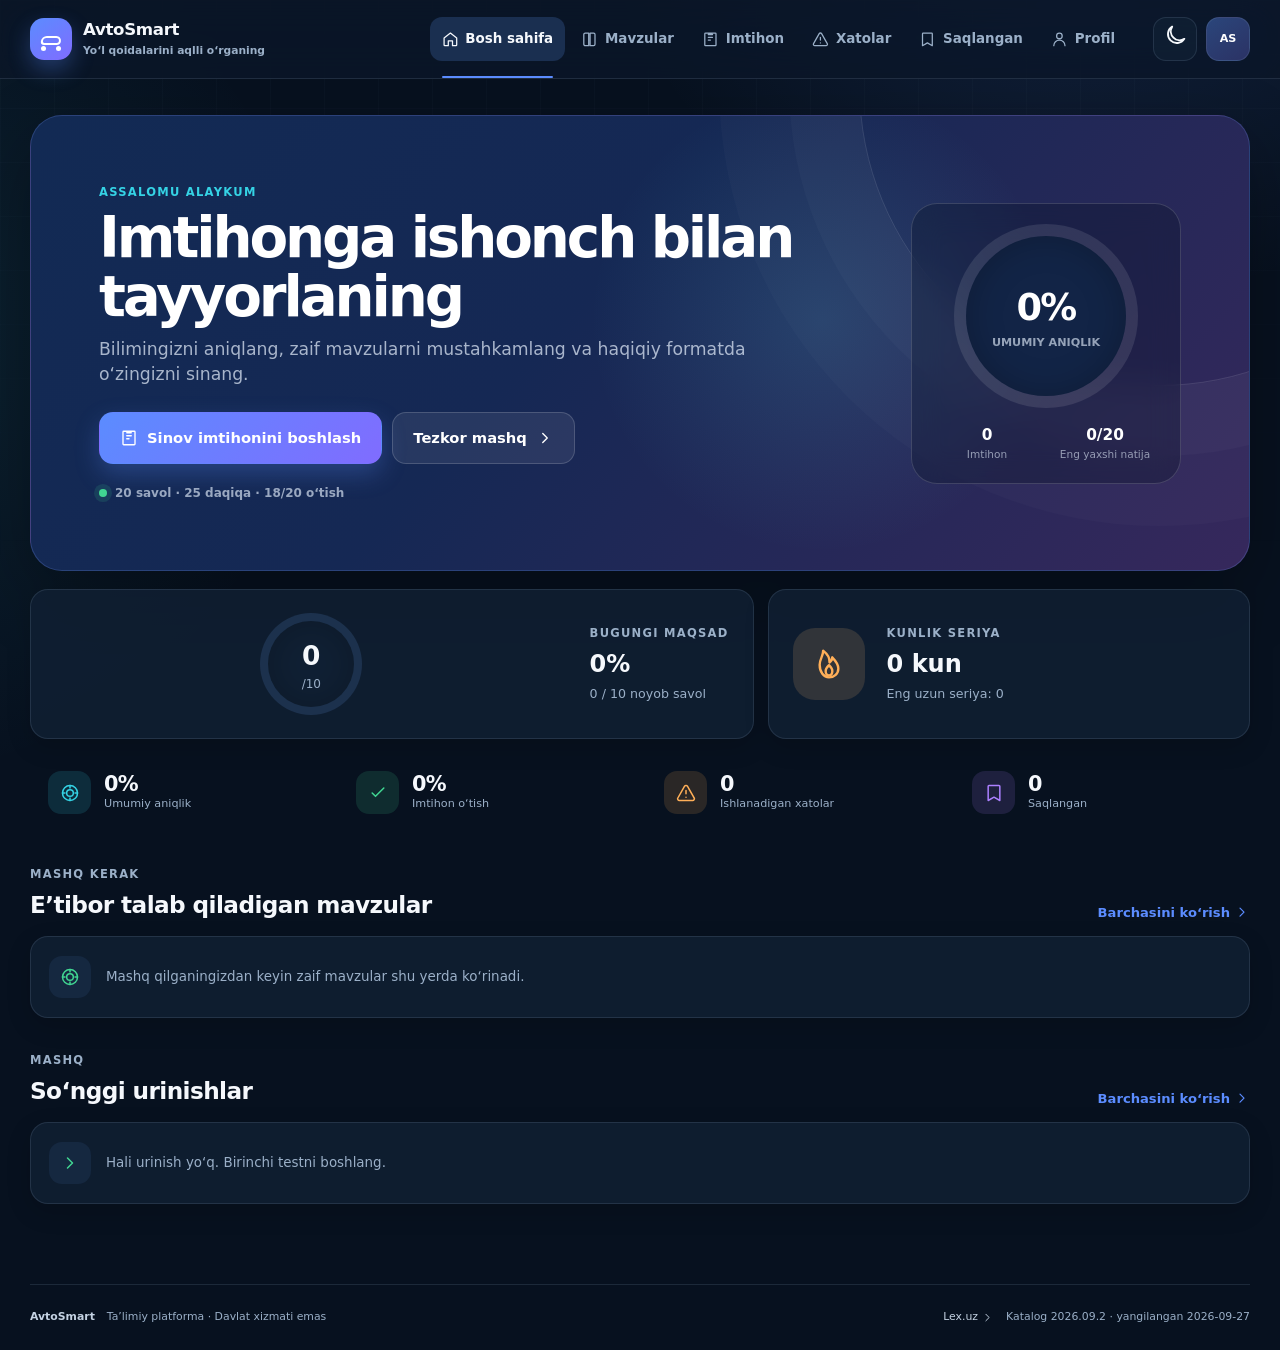
<file: index.html>
<!doctype html>
<html lang="uz-Latn" data-theme="dark">
<head>
  <meta charset="utf-8">
  <meta name="viewport" content="width=device-width, initial-scale=1, viewport-fit=cover">
  <meta name="theme-color" content="#07111f">
  <meta name="color-scheme" content="dark light">
  <meta name="description" content="AvtoSmart — O‘zbekiston yo‘l harakati qoidalarini o‘rganish, mavzular bo‘yicha mashq qilish va sinov imtihonlarini topshirish uchun zamonaviy ta’lim platformasi.">
  <meta name="application-name" content="AvtoSmart">
  <meta name="apple-mobile-web-app-capable" content="yes">
  <meta name="apple-mobile-web-app-status-bar-style" content="black-translucent">
  <meta name="apple-mobile-web-app-title" content="AvtoSmart">
  <meta property="og:type" content="website">
  <meta property="og:title" content="AvtoSmart — YHQ imtihoniga aqlli tayyorgarlik">
  <meta property="og:description" content="36 savol, 35 mavzu, sinov imtihoni, xatolar tahlili va offline mashq.">
  <meta property="og:image" content="icons/icon.svg">
  <title>AvtoSmart — YHQ imtihoniga aqlli tayyorgarlik</title>
  <link rel="canonical" href="./">
  <link rel="manifest" href="manifest.webmanifest">
  <link rel="icon" href="icons/icon.svg" type="image/svg+xml">
  <link rel="apple-touch-icon" href="icons/icon.svg">
  <link rel="stylesheet" href="css/styles.css">
</head>
<body>
  <a class="skip-link" href="#app" data-action="skip-content">Asosiy kontentga o‘tish</a>
  <header id="nav" class="nav"></header>

  <div id="connection-banner" class="offline-banner" role="status" hidden></div>
  <div id="update-banner" class="update-banner" role="status" hidden>
    <span>Yangi AvtoSmart versiyasi tayyor.</span>
    <button type="button" id="apply-update">Yangilash</button>
  </div>

  <main id="app" class="container" tabindex="-1"></main>
  <footer id="footer" class="footer"></footer>

  <div id="live-region" class="sr-only" aria-live="polite" aria-atomic="true"></div>
  <div id="toast-region" class="toast-region" aria-live="polite"></div>
  <dialog id="app-dialog" aria-labelledby="dialog-title"></dialog>

  <noscript>
    <section style="max-width:720px;margin:48px auto;padding:24px;font-family:system-ui">
      <h1>AvtoSmart</h1>
      <p>Ilovadan foydalanish uchun brauzeringizda JavaScript’ni yoqing.</p>
    </section>
  </noscript>

  <script type="module" src="js/app.js"></script>
  <script src="js/pwa.js" defer></script>
</body>
</html>
</file>
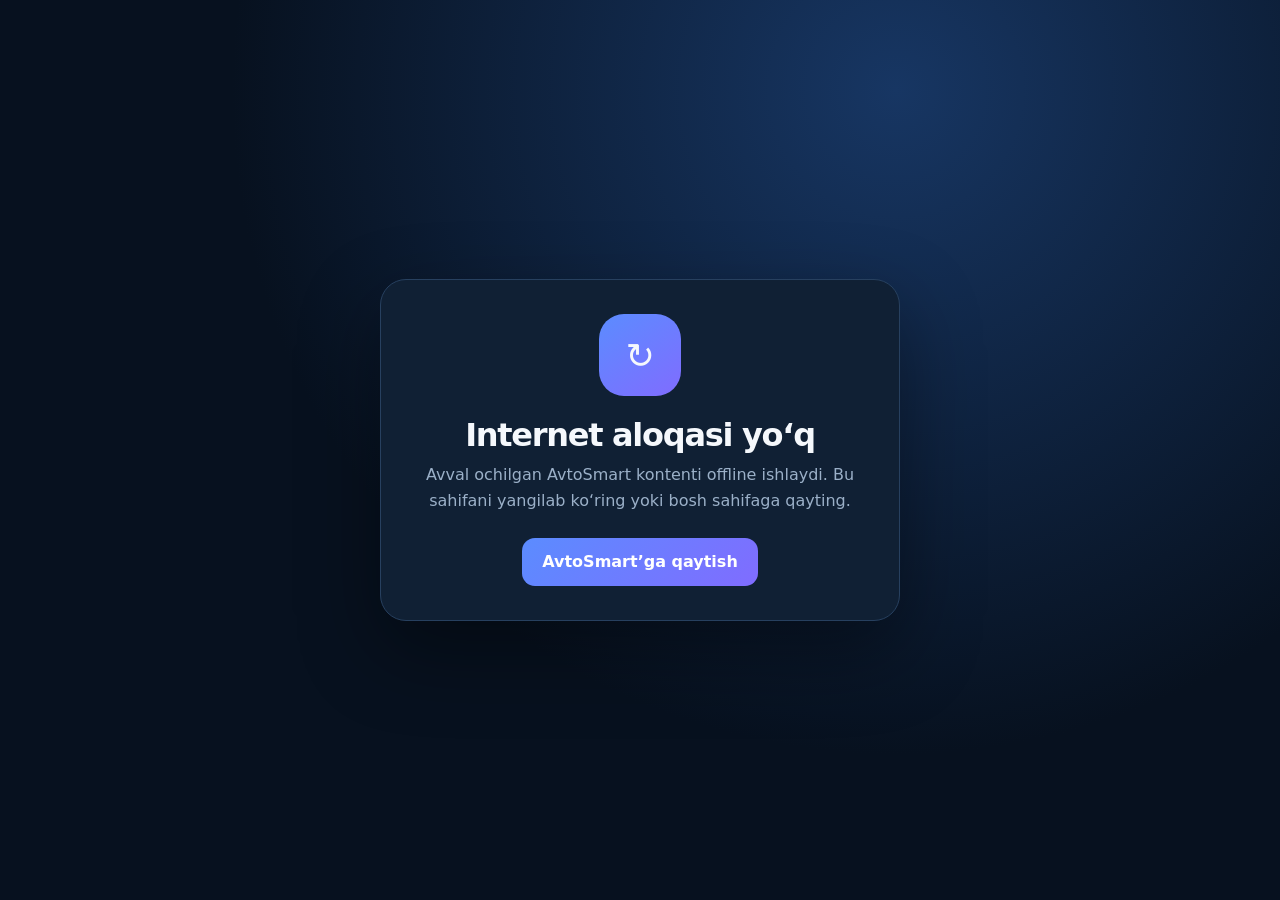
<file: offline.html>
<!doctype html>
<html lang="uz-Latn" data-theme="dark">
<head>
  <meta charset="utf-8">
  <meta name="viewport" content="width=device-width, initial-scale=1, viewport-fit=cover">
  <meta name="theme-color" content="#07111f">
  <title>AvtoSmart — Offline</title>
  <style>
    :root{color-scheme:dark;font-family:Inter,system-ui,sans-serif;background:#07111f;color:#f5f8fc}*{box-sizing:border-box}body{min-height:100dvh;margin:0;display:grid;place-items:center;padding:24px;background:radial-gradient(circle at 70% 10%,#173663,#07111f 55%)}main{width:min(520px,100%);padding:34px;border:1px solid #27405f;border-radius:26px;background:#102034;box-shadow:0 30px 80px #0006;text-align:center}.mark{width:82px;height:82px;display:grid;place-items:center;margin:auto;border-radius:25px;background:linear-gradient(145deg,#5b8cff,#806cff);font-size:2.2rem}h1{margin:20px 0 8px;font-size:2rem;letter-spacing:-.04em}p{margin:0;color:#9bb0c8;line-height:1.6}a{min-height:48px;display:inline-flex;align-items:center;justify-content:center;margin-top:24px;padding:10px 20px;border-radius:13px;background:linear-gradient(135deg,#5b8cff,#806cff);color:white;font-weight:800;text-decoration:none}</style>
</head>
<body>
  <main>
    <div class="mark" aria-hidden="true">↻</div>
    <h1 id="offline-title">Internet aloqasi yo‘q</h1>
    <p id="offline-text">Avval ochilgan AvtoSmart kontenti offline ishlaydi. Bu sahifani yangilab ko‘ring yoki bosh sahifaga qayting.</p>
    <a id="offline-link" href="./#/home">AvtoSmart’ga qaytish</a>
  </main>
  <script>
    try {
      const lang = JSON.parse(localStorage.getItem("avtosmart:v2"))?.settings?.lang || "uz";
      const copy = {
        uz: ["Internet aloqasi yo‘q", "Avval ochilgan AvtoSmart kontenti offline ishlaydi. Bu sahifani yangilab ko‘ring yoki bosh sahifaga qayting.", "AvtoSmart’ga qaytish", "uz-Latn", "AvtoSmart — Offline rejim"],
        cy: ["Интернет алоқаси йўқ", "Аввал очилган AvtoSmart контенти offline ишлайди. Саҳифани янгилаб кўринг ёки бош саҳифага қайтинг.", "AvtoSmart’га қайтиш", "uz-Cyrl", "AvtoSmart — Offline режим"],
        ru: ["Нет подключения к интернету", "Ранее открытый контент AvtoSmart доступен офлайн. Обновите страницу или вернитесь на главную.", "Вернуться в AvtoSmart", "ru", "AvtoSmart — офлайн"]
      }[lang];
      document.documentElement.lang = copy[3];
      document.title = copy[4];
      document.getElementById("offline-title").textContent = copy[0];
      document.getElementById("offline-text").textContent = copy[1];
      document.getElementById("offline-link").textContent = copy[2];
    } catch {}
  </script>
</body>
</html>
</file>
<file: css/styles.css>
/* AvtoSmart Professional — adaptive design system */
:root {
  color-scheme: dark;
  --bg: #07111f;
  --bg-elevated: #0b1728;
  --surface: rgba(16, 32, 52, .82);
  --surface-solid: #102034;
  --surface-2: #152840;
  --surface-3: #1c314d;
  --text: #f5f8fc;
  --muted: #9bb0c8;
  --muted-strong: #c4d2e2;
  --line: rgba(157, 181, 207, .15);
  --line-strong: rgba(157, 181, 207, .28);
  --brand: #5b8cff;
  --brand-2: #806cff;
  --cyan: #35d3e5;
  --green: #41d692;
  --orange: #ffaf58;
  --red: #ff6b72;
  --violet: #ac80ff;
  --shadow-sm: 0 8px 24px rgba(0, 0, 0, .16);
  --shadow: 0 24px 70px rgba(0, 0, 0, .28);
  --radius-sm: 12px;
  --radius: 18px;
  --radius-lg: 26px;
  --page: 1220px;
  --ease: cubic-bezier(.22, 1, .36, 1);
  --font: Inter, ui-sans-serif, system-ui, -apple-system, BlinkMacSystemFont, "Segoe UI", sans-serif;
}

html[data-theme="light"] {
  color-scheme: light;
  --bg: #f4f7fb;
  --bg-elevated: #ffffff;
  --surface: rgba(255, 255, 255, .88);
  --surface-solid: #ffffff;
  --surface-2: #f1f5fa;
  --surface-3: #e8eef6;
  --text: #122036;
  --muted: #61738b;
  --muted-strong: #3f536d;
  --line: rgba(51, 76, 110, .12);
  --line-strong: rgba(51, 76, 110, .22);
  --shadow-sm: 0 8px 24px rgba(49, 70, 101, .08);
  --shadow: 0 24px 70px rgba(49, 70, 101, .14);
}

*, *::before, *::after { box-sizing: border-box; }
html { min-width: 320px; scroll-behavior: smooth; }
body {
  margin: 0;
  min-height: 100dvh;
  overflow-x: hidden;
  background:
    radial-gradient(circle at 85% -15%, rgba(91, 140, 255, .18), transparent 32rem),
    radial-gradient(circle at -10% 25%, rgba(53, 211, 229, .09), transparent 28rem),
    var(--bg);
  color: var(--text);
  font-family: var(--font);
  font-size: 16px;
  line-height: 1.5;
  text-rendering: optimizeLegibility;
  -webkit-font-smoothing: antialiased;
}
body::before {
  content: "";
  position: fixed;
  inset: 0;
  z-index: -1;
  pointer-events: none;
  opacity: .22;
  background-image: linear-gradient(var(--line) 1px, transparent 1px), linear-gradient(90deg, var(--line) 1px, transparent 1px);
  background-size: 54px 54px;
  mask-image: linear-gradient(to bottom, black, transparent 70%);
}
button, input, select { font: inherit; }
button, a { -webkit-tap-highlight-color: transparent; }
button { color: inherit; }
a { color: inherit; text-decoration: none; }
svg { width: 1.25em; height: 1.25em; fill: none; stroke: currentColor; stroke-width: 1.8; stroke-linecap: round; stroke-linejoin: round; }
::selection { background: rgba(91, 140, 255, .32); }
:focus-visible { outline: 3px solid color-mix(in srgb, var(--brand) 78%, white); outline-offset: 3px; }
.hidden { display: none !important; }
.sr-only { position: absolute; width: 1px; height: 1px; padding: 0; margin: -1px; overflow: hidden; clip: rect(0, 0, 0, 0); white-space: nowrap; border: 0; }
.skip-link { position: fixed; z-index: 999; top: 12px; left: 12px; padding: 10px 16px; border-radius: 10px; transform: translateY(-150%); background: var(--brand); color: white; font-weight: 800; }
.skip-link:focus { transform: translateY(0); }

/* App shell */
.nav { position: sticky; z-index: 80; top: 0; border-bottom: 1px solid var(--line); background: color-mix(in srgb, var(--bg-elevated) 82%, transparent); backdrop-filter: blur(20px) saturate(140%); }
.nav-shell { width: min(var(--page), calc(100% - 32px)); height: 78px; margin: 0 auto; display: flex; align-items: center; gap: 26px; }
.brand { min-width: max-content; display: inline-flex; align-items: center; gap: 11px; }
.brand-mark { position: relative; width: 42px; height: 42px; overflow: hidden; border-radius: 14px; background: linear-gradient(145deg, var(--brand), var(--brand-2)); box-shadow: 0 10px 22px rgba(91, 140, 255, .3); }
.brand-mark::before { content: ""; position: absolute; width: 20px; height: 9px; left: 11px; top: 18px; border: 2px solid white; border-radius: 7px 7px 5px 5px; transform: skewX(-8deg); }
.brand-mark span { position: absolute; z-index: 1; bottom: 9px; width: 5px; height: 5px; border-radius: 50%; background: white; }
.brand-mark span:first-child { left: 11px; }
.brand-mark span:last-child { right: 11px; }
.brand-copy { display: grid; line-height: 1.1; }
.brand-copy strong { font-size: 1.04rem; letter-spacing: -.02em; }
.brand-copy small { margin-top: 5px; color: var(--muted); font-size: .67rem; font-weight: 600; }
.desktop-nav { display: flex; align-items: center; gap: 4px; margin-left: auto; }
.nav-link { position: relative; min-height: 44px; display: inline-flex; align-items: center; gap: 7px; padding: 0 12px; border-radius: 12px; color: var(--muted); font-size: .84rem; font-weight: 700; transition: .22s var(--ease); }
.nav-link:hover { color: var(--text); background: var(--surface-2); }
.nav-link.active { color: var(--text); background: color-mix(in srgb, var(--brand) 14%, var(--surface-solid)); }
.nav-link.active::after { content: ""; position: absolute; left: 12px; right: 12px; bottom: -17px; height: 2px; border-radius: 2px; background: var(--brand); }
.nav-count { min-width: 18px; height: 18px; display: grid; place-items: center; margin-left: -2px; padding: 0 4px; border-radius: 99px; background: var(--orange); color: #20160b; font-size: .62rem; }
.nav-actions { display: flex; align-items: center; gap: 9px; }
.icon-button, .avatar-button { width: 44px; height: 44px; display: inline-grid; place-items: center; flex: none; padding: 0; border: 1px solid var(--line); border-radius: 13px; background: var(--surface); cursor: pointer; transition: .2s var(--ease); }
.icon-button:hover, .avatar-button:hover { transform: translateY(-2px); border-color: var(--line-strong); background: var(--surface-2); }
.icon-button.active { color: var(--brand); border-color: color-mix(in srgb, var(--brand) 50%, var(--line)); }
.theme-toggle { font-size: 1.25rem; }
.avatar-button { background: linear-gradient(145deg, color-mix(in srgb, var(--brand) 35%, var(--surface-solid)), color-mix(in srgb, var(--brand-2) 24%, var(--surface-solid))); color: white; font-size: .7rem; font-weight: 850; }
.mobile-nav { display: none; }

.container { width: min(var(--page), calc(100% - 32px)); min-height: calc(100dvh - 170px); margin: 0 auto; padding: 36px 0 80px; }
.surface-card { border: 1px solid var(--line); background: var(--surface); box-shadow: var(--shadow-sm); backdrop-filter: blur(16px); }
.page-view, .dashboard-view { animation: page-in .45s var(--ease) both; }
.page-heading { max-width: 760px; margin-bottom: 28px; }
.page-heading h1, .hero-content h1 { margin: 7px 0 10px; font-size: clamp(2rem, 4.4vw, 3.7rem); line-height: 1.05; letter-spacing: -.055em; }
.page-heading p:last-child, .hero-content > p:last-of-type { max-width: 680px; margin: 0; color: var(--muted); font-size: clamp(.96rem, 1.6vw, 1.08rem); }
.eyebrow, .section-kicker { margin: 0; color: var(--cyan); font-size: .72rem; font-weight: 850; letter-spacing: .11em; text-transform: uppercase; }
.section-kicker { display: block; margin-bottom: 4px; color: var(--muted); }

/* Buttons and controls */
.button { min-height: 44px; display: inline-flex; align-items: center; justify-content: center; gap: 9px; padding: 10px 16px; border: 1px solid transparent; border-radius: 12px; background: transparent; color: var(--text); font-size: .86rem; font-weight: 800; cursor: pointer; transition: transform .18s var(--ease), background .18s, border-color .18s, box-shadow .18s; }
.button svg { width: 18px; height: 18px; }
.button:not(:disabled):hover { transform: translateY(-2px); }
.button:active:not(:disabled) { transform: translateY(0) scale(.98); }
.button:disabled { opacity: .42; cursor: not-allowed; }
.button-primary { background: linear-gradient(135deg, var(--brand), var(--brand-2)); color: white; box-shadow: 0 10px 24px rgba(91, 140, 255, .27); }
.button-primary:hover:not(:disabled) { box-shadow: 0 14px 28px rgba(91, 140, 255, .38); }
.button-subtle { border-color: var(--line); background: var(--surface-2); }
.button-subtle:hover:not(:disabled) { border-color: var(--line-strong); background: var(--surface-3); }
.button-glass { border-color: rgba(255, 255, 255, .16); background: rgba(255, 255, 255, .08); color: white; }
.button-danger { border-color: color-mix(in srgb, var(--red) 35%, transparent); background: color-mix(in srgb, var(--red) 12%, var(--surface-solid)); color: var(--red); }
.button-lg { min-height: 52px; padding: 13px 20px; border-radius: 14px; font-size: .92rem; }
.text-link { display: inline-flex; align-items: center; gap: 4px; color: var(--brand); font-size: .82rem; font-weight: 800; }
.text-link svg { width: 16px; transition: transform .2s var(--ease); }
.text-link:hover svg { transform: translateX(3px); }
.segmented { display: inline-flex; gap: 4px; padding: 4px; border-radius: 12px; background: var(--surface-2); }
.segmented button { min-height: 36px; padding: 6px 12px; border: 0; border-radius: 9px; background: transparent; color: var(--muted); font-size: .78rem; font-weight: 750; cursor: pointer; }
.segmented button.active { background: var(--surface-solid); color: var(--text); box-shadow: var(--shadow-sm); }
select, input[type="search"] { min-height: 44px; border: 1px solid var(--line); border-radius: 11px; background: var(--surface-2); color: var(--text); padding: 8px 12px; outline: none; }
select:focus, input[type="search"]:focus { border-color: var(--brand); box-shadow: 0 0 0 3px color-mix(in srgb, var(--brand) 18%, transparent); }

/* Dashboard */
.resume-card { display: grid; grid-template-columns: auto 1fr auto auto; align-items: center; gap: 18px; margin-bottom: 20px; padding: 18px; border-radius: var(--radius); }
.resume-icon { width: 52px; height: 52px; display: grid; place-items: center; border-radius: 16px; background: color-mix(in srgb, var(--orange) 15%, var(--surface-solid)); color: var(--orange); }
.resume-icon svg { width: 25px; height: 25px; }
.resume-copy h2 { margin: 0; font-size: 1.05rem; }
.resume-copy p { margin: 3px 0 9px; color: var(--muted); font-size: .82rem; }
.resume-time { display: grid; text-align: right; }
.resume-time small { color: var(--muted); font-size: .67rem; }
.resume-time strong { font-size: 1.16rem; font-variant-numeric: tabular-nums; }
.resume-actions { display: flex; gap: 8px; }
.hero-panel { position: relative; min-height: 440px; overflow: hidden; display: grid; grid-template-columns: 1.35fr .65fr; align-items: center; gap: 42px; padding: clamp(28px, 6vw, 68px); border: 1px solid rgba(122, 157, 255, .22); border-radius: 32px; background: linear-gradient(132deg, #122a54 0%, #152854 44%, #36285c 100%); box-shadow: var(--shadow); color: white; }
.hero-panel::before { content: ""; position: absolute; width: 600px; height: 600px; right: -210px; top: -330px; border: 1px solid rgba(255,255,255,.12); border-radius: 50%; box-shadow: 0 0 0 70px rgba(255,255,255,.025), 0 0 0 140px rgba(255,255,255,.018); }
.hero-panel::after { content: ""; position: absolute; inset: 0; pointer-events: none; background: radial-gradient(circle at 65% 45%, rgba(89, 211, 232, .15), transparent 28%); }
.hero-content, .readiness-card { position: relative; z-index: 1; }
.hero-content h1 { max-width: 700px; }
.hero-content > p:last-of-type { color: rgba(226, 236, 250, .72); }
.hero-actions { display: flex; flex-wrap: wrap; gap: 10px; margin-top: 24px; }
.hero-meta { display: flex; align-items: center; gap: 8px; margin-top: 20px; color: rgba(226, 236, 250, .65); font-size: .75rem; font-weight: 650; }
.status-dot { width: 8px; height: 8px; border-radius: 50%; background: var(--green); box-shadow: 0 0 0 5px rgba(65, 214, 146, .13); }
.readiness-card { width: min(100%, 270px); justify-self: end; padding: 20px; border: 1px solid rgba(255,255,255,.15); border-radius: 26px; background: rgba(6, 15, 31, .28); backdrop-filter: blur(15px); }
.readiness-ring, .goal-ring { --value: calc(var(--progress) * 1%); position: relative; width: 184px; aspect-ratio: 1; display: grid; place-items: center; margin: auto; border-radius: 50%; background: conic-gradient(var(--cyan) var(--value), rgba(255,255,255,.1) 0); }
.readiness-ring::before, .goal-ring::before { content: ""; position: absolute; inset: 12px; border-radius: 50%; background: #122446; box-shadow: inset 0 0 35px rgba(0,0,0,.22); }
.readiness-ring div, .goal-ring div { position: relative; z-index: 1; display: grid; text-align: center; }
.readiness-ring strong { font-size: 2.3rem; letter-spacing: -.05em; }
.readiness-ring span { color: rgba(226,236,250,.64); font-size: .7rem; font-weight: 750; text-transform: uppercase; }
.readiness-mini { display: grid; grid-template-columns: 1fr 1fr; gap: 8px; margin-top: 16px; }
.readiness-mini span { display: grid; text-align: center; color: rgba(226,236,250,.6); font-size: .66rem; }
.readiness-mini b { color: white; font-size: .96rem; }
.dashboard-grid { display: grid; grid-template-columns: 1.2fr .8fr; gap: 14px; margin-top: 18px; }
.goal-card, .streak-card { min-height: 150px; display: flex; align-items: center; gap: 22px; padding: 20px 24px; border-radius: var(--radius); }
.goal-ring { width: 102px; flex: none; background: conic-gradient(var(--brand) var(--value), var(--surface-3) 0); }
.goal-ring::before { inset: 8px; background: var(--surface-solid); }
.goal-ring strong { font-size: 1.65rem; }
.goal-ring span { color: var(--muted); font-size: .75rem; }
.goal-card h2, .streak-card h2 { margin: 0; font-size: 1.5rem; }
.goal-card p, .streak-card p { margin: 3px 0 0; color: var(--muted); font-size: .79rem; }
.streak-flame { width: 72px; height: 72px; display: grid; place-items: center; border-radius: 22px; background: color-mix(in srgb, var(--orange) 14%, var(--surface-solid)); font-size: 2.2rem; }
.metrics-grid { display: grid; grid-template-columns: repeat(4, 1fr); gap: 12px; margin-top: 14px; }
.metric-card { display: flex; align-items: center; gap: 13px; padding: 18px; border-radius: var(--radius); }
.metric-icon { width: 43px; height: 43px; display: grid; place-items: center; flex: none; border-radius: 13px; font-size: 1.18rem; font-weight: 850; }
.metric-card div:last-child { min-width: 0; display: grid; }
.metric-card strong { font-size: 1.3rem; line-height: 1.15; letter-spacing: -.03em; }
.metric-card span { overflow: hidden; color: var(--muted); font-size: .7rem; white-space: nowrap; text-overflow: ellipsis; }
.tone-cyan .metric-icon { background: color-mix(in srgb, var(--cyan) 14%, transparent); color: var(--cyan); }
.tone-green .metric-icon { background: color-mix(in srgb, var(--green) 14%, transparent); color: var(--green); }
.tone-orange .metric-icon { background: color-mix(in srgb, var(--orange) 14%, transparent); color: var(--orange); }
.tone-violet .metric-icon { background: color-mix(in srgb, var(--violet) 14%, transparent); color: var(--violet); }
.section-block { margin-top: 34px; }
.section-title-row { display: flex; align-items: end; justify-content: space-between; gap: 20px; margin-bottom: 14px; }
.section-title-row h2 { margin: 0; font-size: clamp(1.15rem, 2vw, 1.45rem); letter-spacing: -.025em; }
.weak-topic-grid { display: grid; grid-template-columns: repeat(3, 1fr); gap: 12px; }
.topic-progress-card { display: grid; grid-template-columns: auto minmax(0, 1fr) auto auto; align-items: center; gap: 12px; width: 100%; padding: 16px; border-radius: var(--radius); color: inherit; text-align: left; cursor: pointer; transition: .2s var(--ease); }
.topic-progress-card:hover { transform: translateY(-3px); border-color: var(--line-strong); }
.topic-symbol { width: 44px; height: 44px; display: grid; place-items: center; flex: none; border-radius: 14px; background: var(--surface-2); font-size: 1.25rem; }
.topic-progress-copy { min-width: 0; display: grid; gap: 3px; }
.topic-progress-copy strong { overflow: hidden; font-size: .84rem; white-space: nowrap; text-overflow: ellipsis; }
.topic-progress-copy small { color: var(--muted); font-size: .68rem; }
.topic-progress-card > b { font-size: .84rem; }
.inline-progress { height: 5px; overflow: hidden; display: block; border-radius: 99px; background: var(--surface-3); }
.inline-progress > span, .inline-progress > i { display: block; height: 100%; border-radius: inherit; background: linear-gradient(90deg, var(--brand), var(--cyan)); }
.inline-progress.large { height: 7px; }
.empty-inline { min-height: 82px; display: flex; align-items: center; gap: 15px; padding: 18px; border-radius: var(--radius); color: var(--muted); }
.empty-inline > span { width: 42px; height: 42px; display: grid; place-items: center; border-radius: 13px; background: var(--surface-2); color: var(--green); font-size: 1.2rem; }
.empty-inline p { margin: 0; font-size: .84rem; }
.attempt-list { display: grid; gap: 8px; }
.attempt-row { min-height: 70px; display: grid; grid-template-columns: auto minmax(0,1fr) auto auto auto; align-items: center; gap: 13px; padding: 12px 15px; border-radius: 15px; transition: .18s var(--ease); }
.attempt-row:hover { transform: translateX(3px); border-color: var(--line-strong); }
.attempt-status { width: 38px; height: 38px; display: grid; place-items: center; border-radius: 12px; font-weight: 900; }
.attempt-status.pass { color: var(--green); background: color-mix(in srgb, var(--green) 13%, transparent); }
.attempt-status.fail { color: var(--red); background: color-mix(in srgb, var(--red) 13%, transparent); }
.attempt-status.practice { color: var(--cyan); background: color-mix(in srgb, var(--cyan) 13%, transparent); }
.attempt-row > span:nth-child(2) { min-width: 0; display: grid; }
.attempt-row strong { font-size: .84rem; }
.attempt-row small { color: var(--muted); font-size: .68rem; }
.attempt-row > b { font-size: .92rem; }
.result-chip { display: inline-flex; align-items: center; justify-content: center; min-height: 25px; padding: 3px 9px; border-radius: 99px; font-size: .66rem; font-weight: 800; }
.result-chip.pass { color: var(--green); background: color-mix(in srgb, var(--green) 12%, transparent); }
.result-chip.fail { color: var(--red); background: color-mix(in srgb, var(--red) 12%, transparent); }
.result-chip.practice { color: var(--cyan); background: color-mix(in srgb, var(--cyan) 12%, transparent); }

/* Topics and collections */
.topic-toolbar { display: flex; align-items: center; justify-content: space-between; gap: 14px; margin-bottom: 18px; padding: 10px; border-radius: 16px; }
.search-field { position: relative; width: min(420px, 100%); display: flex; align-items: center; }
.search-field > span:first-child { position: absolute; left: 14px; z-index: 1; color: var(--muted); font-size: 1.2rem; }
.search-field input { width: 100%; padding-left: 40px; border-color: transparent; background: transparent; }
.topic-catalog { display: grid; grid-template-columns: repeat(4, 1fr); gap: 12px; }
.topic-card { display: flex; flex-direction: column; min-height: 260px; padding: 18px; border-radius: var(--radius); animation: card-in .45s var(--ease) both; animation-delay: var(--delay); }
.topic-card:hover { border-color: var(--line-strong); box-shadow: var(--shadow); }
.topic-card-top { display: flex; align-items: center; justify-content: space-between; }
.topic-number { color: var(--muted); font-size: .7rem; font-weight: 800; letter-spacing: .09em; }
.topic-card h2 { margin: 18px 0 4px; font-size: .98rem; line-height: 1.3; }
.topic-card p { margin: 0; color: var(--muted); font-size: .7rem; }
.mastery-row { display: flex; justify-content: space-between; margin: auto 0 6px; color: var(--muted); font-size: .7rem; }
.mastery-row b { color: var(--text); }
.topic-card .button { width: 100%; margin-top: 14px; }
.collection-summary { display: flex; align-items: center; justify-content: space-between; gap: 20px; margin-bottom: 18px; padding: 18px 22px; border-radius: var(--radius); }
.collection-summary > div { display: flex; align-items: baseline; gap: 8px; }
.collection-summary strong { font-size: 1.9rem; }
.collection-summary span { color: var(--muted); font-size: .76rem; }
.question-library { display: grid; gap: 9px; }
.library-item { display: grid; grid-template-columns: auto minmax(0,1fr) auto; align-items: center; gap: 15px; padding: 16px; border-radius: 16px; }
.library-index { color: var(--muted); font-size: .72rem; font-weight: 800; }
.library-item > div { min-width: 0; }
.library-item h2 { margin: 7px 0 3px; font-size: .9rem; line-height: 1.4; }
.library-item small { color: var(--muted); font-size: .67rem; text-transform: capitalize; }
.topic-pill { display: inline-flex; align-items: center; max-width: 100%; padding: 4px 9px; border: 1px solid var(--line); border-radius: 99px; background: var(--surface-2); color: var(--muted-strong); font-size: .66rem; font-weight: 720; }
.empty-state { min-height: 360px; display: flex; flex-direction: column; align-items: center; justify-content: center; gap: 12px; padding: 32px; border-radius: var(--radius-lg); text-align: center; }
.empty-state > span { width: 78px; height: 78px; display: grid; place-items: center; border-radius: 25px; background: var(--surface-2); color: var(--green); font-size: 2rem; }
.empty-state h2 { max-width: 520px; margin: 8px 0 0; }
.empty-state p { max-width: 500px; margin: 0; color: var(--muted); }
.empty-state .button { margin-top: 8px; }

/* Exam and practice workspace */
.session-view { width: min(1340px, 100%); margin: 0 auto; }
.session-topbar { display: flex; align-items: center; justify-content: space-between; gap: 20px; margin-bottom: 16px; }
.session-topbar > div:first-child { display: flex; align-items: center; gap: 12px; }
.session-topbar h1 { margin: 0; font-size: 1.25rem; letter-spacing: -.025em; }
.mode-badge { display: inline-flex; min-height: 28px; align-items: center; padding: 4px 10px; border-radius: 99px; color: var(--cyan); background: color-mix(in srgb, var(--cyan) 12%, transparent); font-size: .65rem; font-weight: 850; text-transform: uppercase; letter-spacing: .06em; }
.mode-badge.exam { color: var(--orange); background: color-mix(in srgb, var(--orange) 12%, transparent); }
.session-top-actions { display: flex; align-items: center; gap: 9px; }
.timer-block { min-width: 128px; height: 50px; display: flex; align-items: center; justify-content: center; gap: 9px; padding: 7px 13px; border: 1px solid var(--line); border-radius: 14px; background: var(--surface); }
.timer-block svg { color: var(--orange); }
.timer-block span { display: grid; line-height: 1.05; }
.timer-block small { color: var(--muted); font-size: .58rem; }
.timer-block strong { margin-top: 3px; font-size: 1rem; font-variant-numeric: tabular-nums; }
.timer-block.urgent { color: var(--red); border-color: color-mix(in srgb, var(--red) 40%, var(--line)); animation: timer-pulse 1.2s infinite; }
.session-progress-row { min-height: 48px; display: grid; grid-template-columns: auto minmax(160px, 1fr) auto; align-items: center; gap: 18px; margin-bottom: 14px; color: var(--muted); font-size: .72rem; }
.session-progress-row > span:first-child { color: var(--muted-strong); font-weight: 800; }
.session-progress-row progress { width: 100%; height: 7px; overflow: hidden; border: 0; border-radius: 99px; background: var(--surface-3); }
progress::-webkit-progress-bar { background: var(--surface-3); border-radius: 99px; }
progress::-webkit-progress-value { background: linear-gradient(90deg, var(--brand), var(--cyan)); border-radius: 99px; }
progress::-moz-progress-bar { background: linear-gradient(90deg, var(--brand), var(--cyan)); border-radius: 99px; }
.session-progress-row > div { display: flex; gap: 6px; }
.session-progress-row > div b:not(:first-child) { margin-left: 8px; }
.exam-layout { display: grid; grid-template-columns: minmax(0, 1fr) 270px; align-items: start; gap: 14px; }
.question-panel { min-height: 600px; display: flex; flex-direction: column; padding: clamp(20px, 4vw, 40px); border-radius: var(--radius-lg); }
.question-context { display: flex; align-items: center; justify-content: space-between; gap: 12px; }
.question-tools { display: flex; gap: 7px; }
.tool-button { min-height: 38px; display: inline-flex; align-items: center; gap: 6px; padding: 6px 10px; border: 1px solid var(--line); border-radius: 10px; background: var(--surface-2); color: var(--muted); font-size: .68rem; font-weight: 750; cursor: pointer; }
.tool-button svg { width: 15px; }
.tool-button.active.flag { color: var(--orange); border-color: color-mix(in srgb, var(--orange) 35%, var(--line)); }
.tool-button.active.bookmark { color: var(--violet); border-color: color-mix(in srgb, var(--violet) 35%, var(--line)); }
.question-fieldset { min-width: 0; margin: 28px 0 0; padding: 0; border: 0; }
.question-fieldset legend { max-width: 850px; padding: 0; font-size: clamp(1.25rem, 2.4vw, 1.75rem); font-weight: 780; line-height: 1.35; letter-spacing: -.026em; }
.answer-instruction { margin: 10px 0 18px; color: var(--muted); font-size: .76rem; }
.choice-list { display: grid; gap: 10px; }
.choice-card { position: relative; min-height: 66px; display: grid; grid-template-columns: auto minmax(0,1fr) auto; align-items: center; gap: 14px; padding: 11px 15px; border: 1px solid var(--line); border-radius: 15px; background: var(--surface-2); cursor: pointer; transition: .18s var(--ease); }
.choice-card:hover { transform: translateX(3px); border-color: color-mix(in srgb, var(--brand) 50%, var(--line)); }
.choice-card:has(input:focus-visible), .choice-card:focus-visible { outline: 3px solid color-mix(in srgb, var(--brand) 70%, white); outline-offset: 2px; }
.choice-card input { position: absolute; opacity: 0; pointer-events: none; }
.choice-key { width: 38px; height: 38px; display: grid; place-items: center; border: 1px solid var(--line); border-radius: 11px; background: var(--surface-solid); color: var(--muted-strong); font-size: .78rem; font-weight: 850; }
.choice-text { font-size: .88rem; font-weight: 630; line-height: 1.4; }
.choice-state { width: 28px; height: 28px; display: grid; place-items: center; }
.choice-card.selected { border-color: var(--brand); background: color-mix(in srgb, var(--brand) 10%, var(--surface-2)); box-shadow: 0 0 0 2px color-mix(in srgb, var(--brand) 10%, transparent); }
.choice-card.selected .choice-key { border-color: var(--brand); background: var(--brand); color: white; }
.choice-card.correct { border-color: var(--green); background: color-mix(in srgb, var(--green) 10%, var(--surface-2)); }
.choice-card.correct .choice-key { border-color: var(--green); background: var(--green); color: #07170f; }
.choice-card.correct .choice-state { color: var(--green); }
.choice-card.wrong { border-color: var(--red); background: color-mix(in srgb, var(--red) 9%, var(--surface-2)); }
.choice-card.wrong .choice-key { border-color: var(--red); background: var(--red); color: #26070a; }
.choice-card.wrong .choice-state { color: var(--red); }
.strict-note { display: flex; gap: 10px; margin-top: auto; padding: 14px; border-radius: 12px; background: color-mix(in srgb, var(--orange) 7%, var(--surface-2)); color: var(--muted); font-size: .73rem; }
.strict-note > span { color: var(--orange); }
.strict-note p { margin: 0; }
.answer-feedback { display: grid; grid-template-columns: auto 1fr; gap: 15px; margin-top: 20px; padding: 17px; border: 1px solid; border-radius: 16px; animation: feedback-in .35s var(--ease); }
.answer-feedback.correct { border-color: color-mix(in srgb, var(--green) 35%, var(--line)); background: color-mix(in srgb, var(--green) 8%, var(--surface-2)); }
.answer-feedback.wrong { border-color: color-mix(in srgb, var(--red) 35%, var(--line)); background: color-mix(in srgb, var(--red) 7%, var(--surface-2)); }
.feedback-icon { width: 38px; height: 38px; display: grid; place-items: center; border-radius: 12px; }
.correct .feedback-icon { color: var(--green); background: color-mix(in srgb, var(--green) 14%, transparent); }
.wrong .feedback-icon { color: var(--red); background: color-mix(in srgb, var(--red) 14%, transparent); }
.feedback-copy h2 { margin: 0 0 5px; font-size: 1rem; }
.feedback-copy p { margin: 0; color: var(--muted-strong); font-size: .78rem; }
.source-line { display: flex; justify-content: space-between; gap: 12px; margin-top: 10px; color: var(--muted); font-size: .68rem; }
.source-line a { color: var(--brand); font-weight: 750; }
.navigator-panel { position: sticky; top: 94px; padding: 17px; border-radius: var(--radius); }
.navigator-heading { display: flex; align-items: center; justify-content: space-between; margin-bottom: 13px; }
.navigator-heading h2 { margin: 0; font-size: .84rem; }
.navigator-heading span { color: var(--muted); font-size: .72rem; }
.question-palette { display: grid; grid-template-columns: repeat(5, 1fr); gap: 7px; }
.palette-item { position: relative; aspect-ratio: 1; min-width: 0; border: 1px solid var(--line); border-radius: 9px; background: var(--surface-2); color: var(--muted); font-size: .71rem; font-weight: 800; cursor: pointer; }
.palette-item:hover { border-color: var(--brand); color: var(--text); }
.palette-item.answered { border-color: color-mix(in srgb, var(--brand) 35%, var(--line)); background: color-mix(in srgb, var(--brand) 14%, var(--surface-2)); color: var(--text); }
.palette-item.current { outline: 2px solid var(--brand); outline-offset: 2px; }
.palette-item.flagged::after, .palette-item > span { content: ""; position: absolute; top: -2px; right: -2px; width: 7px; height: 7px; border-radius: 50%; background: var(--orange); }
.navigator-legend { display: grid; gap: 7px; margin-top: 15px; color: var(--muted); font-size: .64rem; }
.navigator-legend span { display: flex; align-items: center; gap: 7px; }
.navigator-legend i { width: 10px; height: 10px; border: 1px solid var(--line); border-radius: 3px; background: var(--surface-2); }
.navigator-legend i.answered { border-color: var(--brand); background: color-mix(in srgb, var(--brand) 35%, transparent); }
.navigator-legend i.flagged { border-color: var(--orange); background: var(--orange); }
.keyboard-hint { margin: 15px 0 0; padding-top: 13px; border-top: 1px solid var(--line); color: var(--muted); font-size: .6rem; line-height: 1.5; }
.session-actions { position: sticky; z-index: 30; bottom: 10px; width: calc(100% - 284px); display: grid; grid-template-columns: 1fr auto 1fr; align-items: center; gap: 12px; margin-top: 13px; padding: 10px; border: 1px solid var(--line); border-radius: 16px; background: color-mix(in srgb, var(--bg-elevated) 82%, transparent); box-shadow: var(--shadow); backdrop-filter: blur(20px); }
.session-actions .button:first-child { justify-self: start; }
.session-actions .button:last-child { justify-self: end; }
.session-actions > span { color: var(--muted); font-size: .72rem; font-weight: 750; }

/* Result */
.result-hero { display: grid; grid-template-columns: auto 1fr auto; align-items: center; gap: 28px; padding: 28px; border-radius: var(--radius-lg); }
.result-hero.pass { border-color: color-mix(in srgb, var(--green) 35%, var(--line)); }
.result-hero.fail { border-color: color-mix(in srgb, var(--red) 35%, var(--line)); }
.result-orbit { --ring: var(--cyan); width: 142px; aspect-ratio: 1; display: grid; place-items: center; align-content: center; border-radius: 50%; background: radial-gradient(circle at center, var(--surface-solid) 55%, transparent 56%), conic-gradient(var(--ring) calc(var(--score, 72) * 1%), var(--surface-3) 0); box-shadow: inset 0 0 0 1px var(--line); }
.result-hero.pass .result-orbit { --ring: var(--green); }
.result-hero.fail .result-orbit { --ring: var(--red); }
.result-orbit strong { font-size: 2rem; letter-spacing: -.05em; }
.result-orbit span { color: var(--muted); font-size: .65rem; }
.result-summary h2 { margin: 8px 0 0; font-size: 2.3rem; line-height: 1; }
.result-summary h2 small { color: var(--muted); font-size: 1rem; }
.result-summary p { margin: 6px 0 0; color: var(--muted); font-size: .76rem; }
.result-metrics { display: flex; border-left: 1px solid var(--line); }
.result-metrics span { min-width: 90px; display: grid; padding: 8px 18px; text-align: center; }
.result-metrics small { color: var(--muted); font-size: .62rem; }
.result-metrics b { margin-top: 3px; font-size: 1.1rem; }
.result-actions { grid-column: 1 / -1; display: flex; flex-wrap: wrap; justify-content: flex-end; gap: 8px; padding-top: 18px; border-top: 1px solid var(--line); }
.review-section { margin-top: 34px; }
.review-filter { margin-bottom: 13px; overflow-x: auto; }
.review-filter b { margin-left: 3px; }
.review-list { display: grid; gap: 9px; }
.review-item { overflow: hidden; border-radius: 16px; }
.review-item summary { min-height: 78px; display: grid; grid-template-columns: auto minmax(0,1fr) auto; align-items: center; gap: 13px; padding: 14px 16px; cursor: pointer; list-style: none; }
.review-item summary::-webkit-details-marker { display: none; }
.review-number { width: 36px; height: 36px; display: grid; place-items: center; border-radius: 11px; background: var(--surface-2); color: var(--muted); font-size: .72rem; font-weight: 850; }
.review-item summary > span:nth-child(2) { min-width: 0; display: grid; }
.review-item summary small { color: var(--muted); font-size: .63rem; }
.review-item summary strong { overflow: hidden; margin-top: 3px; font-size: .82rem; white-space: nowrap; text-overflow: ellipsis; }
.review-state { width: 34px; height: 34px; display: grid; place-items: center; border-radius: 11px; }
.review-item.correct .review-state { color: var(--green); background: color-mix(in srgb, var(--green) 12%, transparent); }
.review-item.wrong .review-state { color: var(--red); background: color-mix(in srgb, var(--red) 12%, transparent); }
.review-item.unanswered .review-state { color: var(--orange); background: color-mix(in srgb, var(--orange) 12%, transparent); }
.review-detail { padding: 0 16px 18px 65px; border-top: 1px solid var(--line); }
.answer-comparison { display: grid; grid-template-columns: 1fr 1fr; gap: 10px; padding-top: 15px; }
.answer-comparison > div { padding: 12px; border-radius: 12px; background: var(--surface-2); }
.answer-comparison > div.correct { border-left: 3px solid var(--green); }
.answer-comparison > div.wrong { border-left: 3px solid var(--red); }
.answer-comparison small { color: var(--muted); font-size: .62rem; }
.answer-comparison p { margin: 4px 0 0; font-size: .78rem; }
.review-explanation { color: var(--muted-strong); font-size: .76rem; }

/* Profile */
.profile-overview { display: grid; grid-template-columns: 1fr 160px 160px; gap: 12px; }
.profile-identity { display: flex; align-items: center; gap: 18px; padding: 20px; border-radius: var(--radius); }
.large-avatar { width: 62px; height: 62px; display: grid; place-items: center; flex: none; border-radius: 20px; background: linear-gradient(145deg, var(--brand), var(--brand-2)); color: white; font-size: 1rem; font-weight: 900; box-shadow: 0 10px 25px rgba(91,140,255,.27); }
.profile-identity h2 { margin: 0; font-size: 1.02rem; }
.profile-identity p { margin: 4px 0 0; color: var(--muted); font-size: .7rem; }
.profile-stat { display: grid; place-items: center; align-content: center; padding: 16px; border-radius: var(--radius); text-align: center; }
.profile-stat > span { font-size: 1.35rem; }
.profile-stat strong { font-size: 1.55rem; }
.profile-stat small { color: var(--muted); font-size: .67rem; }
.activity-card { margin-top: 14px; padding: 20px; border-radius: var(--radius); }
.activity-card .section-title-row > strong { color: var(--brand); }
.activity-grid { display: grid; grid-template-columns: repeat(14, 1fr); gap: 7px; }
.activity-day { aspect-ratio: 1; min-height: 12px; border: 1px solid var(--line); border-radius: 4px; background: var(--surface-2); }
.activity-day.level-1 { background: color-mix(in srgb, var(--brand) 25%, var(--surface-2)); }
.activity-day.level-2 { background: color-mix(in srgb, var(--brand) 45%, var(--surface-2)); }
.activity-day.level-3 { background: color-mix(in srgb, var(--brand) 70%, var(--surface-2)); }
.activity-day.level-4 { background: var(--brand); }
.settings-grid { display: grid; grid-template-columns: 1.4fr .6fr; gap: 14px; margin-top: 14px; }
.settings-card { padding: 20px; border-radius: var(--radius); }
.settings-heading { display: flex; align-items: center; gap: 11px; margin-bottom: 15px; }
.settings-heading > span { width: 42px; height: 42px; display: grid; place-items: center; border-radius: 13px; background: var(--surface-2); color: var(--brand); font-weight: 900; }
.settings-heading h2 { margin: 0; font-size: 1rem; }
.setting-row { min-height: 62px; display: flex; align-items: center; justify-content: space-between; gap: 20px; border-top: 1px solid var(--line); cursor: pointer; }
.setting-row > span { display: grid; }
.setting-row strong { font-size: .8rem; }
.setting-row small { color: var(--muted); font-size: .65rem; }
.setting-row select { min-width: 130px; }
.switch { appearance: none; width: 44px; height: 25px; padding: 3px; border-radius: 99px; background: var(--surface-3); cursor: pointer; transition: .2s; }
.switch::before { content: ""; display: block; width: 19px; height: 19px; border-radius: 50%; background: white; box-shadow: 0 2px 6px rgba(0,0,0,.22); transition: .2s var(--ease); }
.switch:checked { background: var(--brand); }
.switch:checked::before { transform: translateX(19px); }
.data-card { display: flex; flex-direction: column; }
.data-card p { color: var(--muted); font-size: .77rem; }
.data-card .button { width: 100%; margin-top: 8px; }
.data-card .button-danger { margin-top: auto; }

/* Footer, dialog, toasts */
.footer { width: min(var(--page), calc(100% - 32px)); display: flex; justify-content: space-between; gap: 20px; margin: 0 auto; padding: 24px 0 calc(24px + env(safe-area-inset-bottom)); border-top: 1px solid var(--line); color: var(--muted); font-size: .68rem; }
.footer > div { display: flex; gap: 12px; }
.footer strong, .footer a { color: var(--muted-strong); }
dialog { width: min(460px, calc(100% - 28px)); padding: 0; border: 0; border-radius: 24px; background: var(--surface-solid); color: var(--text); box-shadow: 0 30px 100px rgba(0,0,0,.48); }
dialog::backdrop { background: rgba(2, 8, 18, .72); backdrop-filter: blur(7px); }
.dialog-card { padding: 26px; text-align: center; }
.dialog-icon { width: 58px; height: 58px; display: grid; place-items: center; margin: 0 auto 14px; border-radius: 18px; background: color-mix(in srgb, var(--brand) 14%, var(--surface-2)); color: var(--brand); font-size: 1.4rem; font-weight: 900; }
.dialog-icon.danger { color: var(--red); background: color-mix(in srgb, var(--red) 12%, var(--surface-2)); }
.dialog-card h2 { margin: 0 0 7px; font-size: 1.25rem; }
.dialog-card > p { margin: 0; color: var(--muted); font-size: .82rem; }
.dialog-stats { display: grid; grid-template-columns: repeat(3, 1fr); gap: 8px; margin-top: 18px; }
.dialog-stats span { display: grid; padding: 10px 6px; border-radius: 11px; background: var(--surface-2); color: var(--muted); font-size: .62rem; }
.dialog-stats b { color: var(--text); font-size: 1.05rem; }
.dialog-actions { display: grid; grid-template-columns: 1fr 1fr; gap: 9px; margin-top: 22px; }
.toast-region { position: fixed; z-index: 200; right: 18px; bottom: 24px; display: grid; gap: 8px; pointer-events: none; }
.toast { max-width: 360px; padding: 12px 16px; border: 1px solid var(--line); border-radius: 12px; background: var(--surface-solid); color: var(--text); box-shadow: var(--shadow); font-size: .78rem; font-weight: 650; opacity: 0; transform: translateY(12px); transition: .22s var(--ease); }
.toast.is-visible { opacity: 1; transform: none; }
.toast-error { border-color: color-mix(in srgb, var(--red) 45%, var(--line)); }
.toast-success { border-color: color-mix(in srgb, var(--green) 45%, var(--line)); }
.toast-warning { border-color: color-mix(in srgb, var(--orange) 45%, var(--line)); }
.offline-banner { position: fixed; z-index: 90; top: 78px; left: 50%; transform: translateX(-50%); padding: 7px 13px; border-radius: 0 0 10px 10px; background: var(--orange); color: #26190b; font-size: .7rem; font-weight: 800; }

@keyframes page-in { from { opacity: 0; transform: translateY(12px); } }
@keyframes card-in { from { opacity: 0; transform: translateY(10px); } }
@keyframes feedback-in { from { opacity: 0; transform: translateY(8px) scale(.985); } }
@keyframes timer-pulse { 50% { box-shadow: 0 0 0 4px color-mix(in srgb, var(--red) 10%, transparent); } }

@media (max-width: 1080px) {
  .brand-copy small, .desktop-nav .nav-link span { display: none; }
  .nav-link { padding: 0 10px; }
  .topic-catalog { grid-template-columns: repeat(3, 1fr); }
  .hero-panel { grid-template-columns: 1fr auto; }
  .weak-topic-grid { grid-template-columns: 1fr 1fr; }
  .metrics-grid { grid-template-columns: repeat(2, 1fr); }
  .profile-overview { grid-template-columns: 1fr 130px 130px; }
}

@media (max-width: 820px) {
  body { padding-bottom: calc(72px + env(safe-area-inset-bottom)); }
  .nav { position: static; background: var(--bg-elevated); backdrop-filter: none; }
  .nav-shell { width: calc(100% - 28px); height: 68px; }
  .desktop-nav { display: none; }
  .nav-actions { margin-left: auto; }
  .avatar-button { display: none; }
  .brand-copy small { display: block; }
  .mobile-nav { position: fixed; z-index: 100; left: 10px; right: 10px; bottom: max(10px, env(safe-area-inset-bottom)); display: grid; grid-template-columns: repeat(6, 1fr); min-height: 62px; padding: 6px; border: 1px solid var(--line); border-radius: 19px; background: color-mix(in srgb, var(--bg-elevated) 88%, transparent); box-shadow: var(--shadow); backdrop-filter: blur(22px); }
  .mobile-nav-link { min-width: 0; display: flex; flex-direction: column; align-items: center; justify-content: center; gap: 2px; border-radius: 13px; color: var(--muted); font-size: .58rem; font-weight: 760; }
  .mobile-nav-link.active { color: var(--brand); background: color-mix(in srgb, var(--brand) 12%, transparent); }
  .mobile-icon { position: relative; height: 23px; }
  .mobile-icon svg { width: 21px; height: 21px; }
  .mobile-icon b { position: absolute; top: -5px; right: -9px; min-width: 15px; height: 15px; display: grid; place-items: center; padding: 0 3px; border-radius: 99px; background: var(--orange); color: #211409; font-size: .52rem; }
  .container { width: calc(100% - 28px); min-height: auto; padding: 22px 0 48px; }
  .hero-panel { min-height: auto; grid-template-columns: 1fr; padding: 34px 26px; border-radius: 26px; }
  .readiness-card { width: 100%; justify-self: stretch; display: grid; grid-template-columns: auto 1fr; align-items: center; gap: 16px; }
  .readiness-ring { width: 132px; }
  .readiness-ring strong { font-size: 1.8rem; }
  .readiness-mini { margin-top: 0; }
  .dashboard-grid { grid-template-columns: 1fr 1fr; }
  .resume-card { grid-template-columns: auto 1fr auto; }
  .resume-time { display: none; }
  .resume-actions { grid-column: 1 / -1; }
  .topic-catalog { grid-template-columns: repeat(2, 1fr); }
  .exam-layout { grid-template-columns: 1fr; }
  .navigator-panel { position: static; order: -1; }
  .question-palette { grid-template-columns: repeat(10, 1fr); }
  .navigator-legend, .keyboard-hint { display: none; }
  .session-actions { width: 100%; bottom: calc(82px + env(safe-area-inset-bottom)); }
  .result-hero { grid-template-columns: auto 1fr; }
  .result-metrics { grid-column: 1 / -1; border-top: 1px solid var(--line); border-left: 0; justify-content: center; padding-top: 12px; }
  .profile-overview { grid-template-columns: 1fr 1fr; }
  .profile-identity { grid-column: 1 / -1; }
  .settings-grid { grid-template-columns: 1fr; }
  .footer { display: none; }
  .toast-region { bottom: calc(88px + env(safe-area-inset-bottom)); }
}

@media (max-width: 580px) {
  .brand-copy small { display: none; }
  .page-heading h1, .hero-content h1 { font-size: 2.15rem; }
  .page-heading { margin-bottom: 20px; }
  .hero-panel { padding: 28px 20px; }
  .hero-actions { display: grid; }
  .readiness-card { grid-template-columns: 1fr; }
  .readiness-ring { width: 148px; }
  .dashboard-grid, .weak-topic-grid { grid-template-columns: 1fr; }
  .goal-card, .streak-card { min-height: 125px; padding: 17px; }
  .goal-ring { width: 88px; }
  .metrics-grid { gap: 9px; }
  .metric-card { display: grid; gap: 8px; padding: 14px; }
  .metric-icon { width: 36px; height: 36px; }
  .metric-card strong { font-size: 1.12rem; }
  .resume-card { grid-template-columns: auto 1fr; padding: 14px; }
  .resume-icon { width: 44px; height: 44px; }
  .resume-actions { display: grid; }
  .attempt-row { grid-template-columns: auto minmax(0,1fr) auto auto; }
  .attempt-row .result-chip { display: none; }
  .topic-toolbar { align-items: stretch; flex-direction: column; }
  .search-field { width: 100%; }
  .segmented { width: 100%; overflow-x: auto; }
  .segmented button { flex: 1; white-space: nowrap; }
  .topic-catalog { grid-template-columns: 1fr; }
  .topic-card { min-height: 225px; }
  .collection-summary { align-items: stretch; flex-direction: column; }
  .library-item { align-items: start; }
  .session-topbar { align-items: flex-start; }
  .session-topbar > div:first-child { display: grid; gap: 5px; }
  .session-topbar h1 { font-size: 1.03rem; }
  .session-top-actions .button { display: none; }
  .timer-block { min-width: 104px; height: 45px; }
  .session-progress-row { grid-template-columns: auto 1fr; gap: 10px; }
  .session-progress-row > div { display: none; }
  .question-palette { grid-template-columns: repeat(5, 1fr); }
  .question-panel { min-height: 560px; padding: 18px 14px; border-radius: 20px; }
  .question-context { align-items: flex-start; }
  .question-tools { gap: 4px; }
  .tool-button { width: 40px; height: 40px; justify-content: center; padding: 0; }
  .tool-button span { display: none; }
  .question-fieldset { margin-top: 22px; }
  .question-fieldset legend { font-size: 1.17rem; }
  .choice-card { min-height: 62px; padding: 9px 11px; }
  .choice-key { width: 34px; height: 34px; }
  .choice-text { font-size: .8rem; }
  .answer-feedback { grid-template-columns: 1fr; }
  .feedback-icon { width: 34px; height: 34px; }
  .source-line { align-items: flex-start; flex-direction: column; }
  .session-actions { gap: 6px; padding: 7px; }
  .session-actions .button { min-width: 0; padding: 8px 11px; font-size: .76rem; }
  .result-hero { grid-template-columns: 1fr; text-align: center; }
  .result-orbit { margin: auto; }
  .result-metrics { display: grid; grid-template-columns: repeat(3, 1fr); }
  .result-metrics span { min-width: 0; padding: 8px; }
  .result-actions { display: grid; }
  .review-filter { width: 100%; }
  .review-item summary { padding: 12px; }
  .review-item summary strong { white-space: normal; }
  .review-detail { padding: 0 12px 15px; }
  .answer-comparison { grid-template-columns: 1fr; }
  .profile-overview { grid-template-columns: 1fr 1fr; }
  .profile-identity { align-items: flex-start; }
  .activity-grid { grid-template-columns: repeat(7, 1fr); }
  .setting-row { align-items: flex-start; flex-direction: column; padding: 12px 0; }
  .setting-row select { width: 100%; }
  .dialog-actions { grid-template-columns: 1fr; }
}

@media (prefers-reduced-motion: reduce) {
  html { scroll-behavior: auto; }
  *, *::before, *::after { animation-duration: .01ms !important; animation-iteration-count: 1 !important; transition-duration: .01ms !important; }
}


.update-banner {
  position: fixed;
  z-index: 210;
  right: 18px;
  bottom: 24px;
  display: flex;
  align-items: center;
  gap: 12px;
  padding: 11px 12px 11px 15px;
  border: 1px solid color-mix(in srgb, var(--brand) 42%, var(--line));
  border-radius: 14px;
  background: var(--surface-solid);
  box-shadow: var(--shadow);
  color: var(--muted-strong);
  font-size: .75rem;
  font-weight: 700;
}
.update-banner[hidden] { display: none; }
.update-banner button {
  min-height: 34px;
  padding: 5px 10px;
  border: 0;
  border-radius: 9px;
  background: var(--brand);
  color: white;
  font-size: .7rem;
  font-weight: 800;
  cursor: pointer;
}
@media (max-width: 820px) {
  .update-banner { left: 14px; right: 14px; bottom: calc(88px + env(safe-area-inset-bottom)); justify-content: space-between; }
}


/* Deterministic SVG icon sizing; UI does not depend on emoji fonts. */
.metric-icon svg, .attempt-status svg, .empty-inline > span svg,
.profile-stat > span svg, .settings-heading > span svg, .dialog-icon svg {
  width: 20px;
  height: 20px;
}
.streak-flame svg { width: 32px; height: 32px; color: var(--orange); }
.topic-symbol { color: var(--brand); font-size: .74rem; font-weight: 900; letter-spacing: .04em; }
.source-line a { display: inline-flex; align-items: center; gap: 4px; }
.source-line a svg { width: 14px; height: 14px; }
.strict-note svg { width: 16px; height: 16px; }
.profile-stat > span { width: 34px; height: 34px; display: grid; place-items: center; color: var(--orange); }
.profile-stat:nth-child(3) > span { color: var(--violet); }


.goal-card h2 svg { width: 18px; height: 18px; color: var(--green); vertical-align: -2px; }
.footer a { display: inline-flex; align-items: center; gap: 3px; }
.footer a svg { width: 13px; height: 13px; }


.recovery-card {
  display: grid;
  grid-template-columns: auto minmax(0, 1fr) auto;
  align-items: center;
  gap: 14px;
  margin-bottom: 16px;
  padding: 15px;
  border-radius: var(--radius);
  border-color: color-mix(in srgb, var(--orange) 42%, var(--line));
  background: color-mix(in srgb, var(--orange) 7%, var(--surface-solid));
}
.recovery-card > span { width: 42px; height: 42px; display: grid; place-items: center; border-radius: 12px; color: var(--orange); background: color-mix(in srgb, var(--orange) 12%, transparent); }
.recovery-card > span svg { width: 20px; height: 20px; }
.recovery-card > div { min-width: 0; display: grid; }
.recovery-card strong { font-size: .78rem; }
.recovery-card small { overflow: hidden; color: var(--muted); font-size: .65rem; white-space: nowrap; text-overflow: ellipsis; }
@media (max-width: 580px) {
  .recovery-card { grid-template-columns: auto 1fr; }
  .recovery-card .button { grid-column: 1 / -1; }
}
</file>
